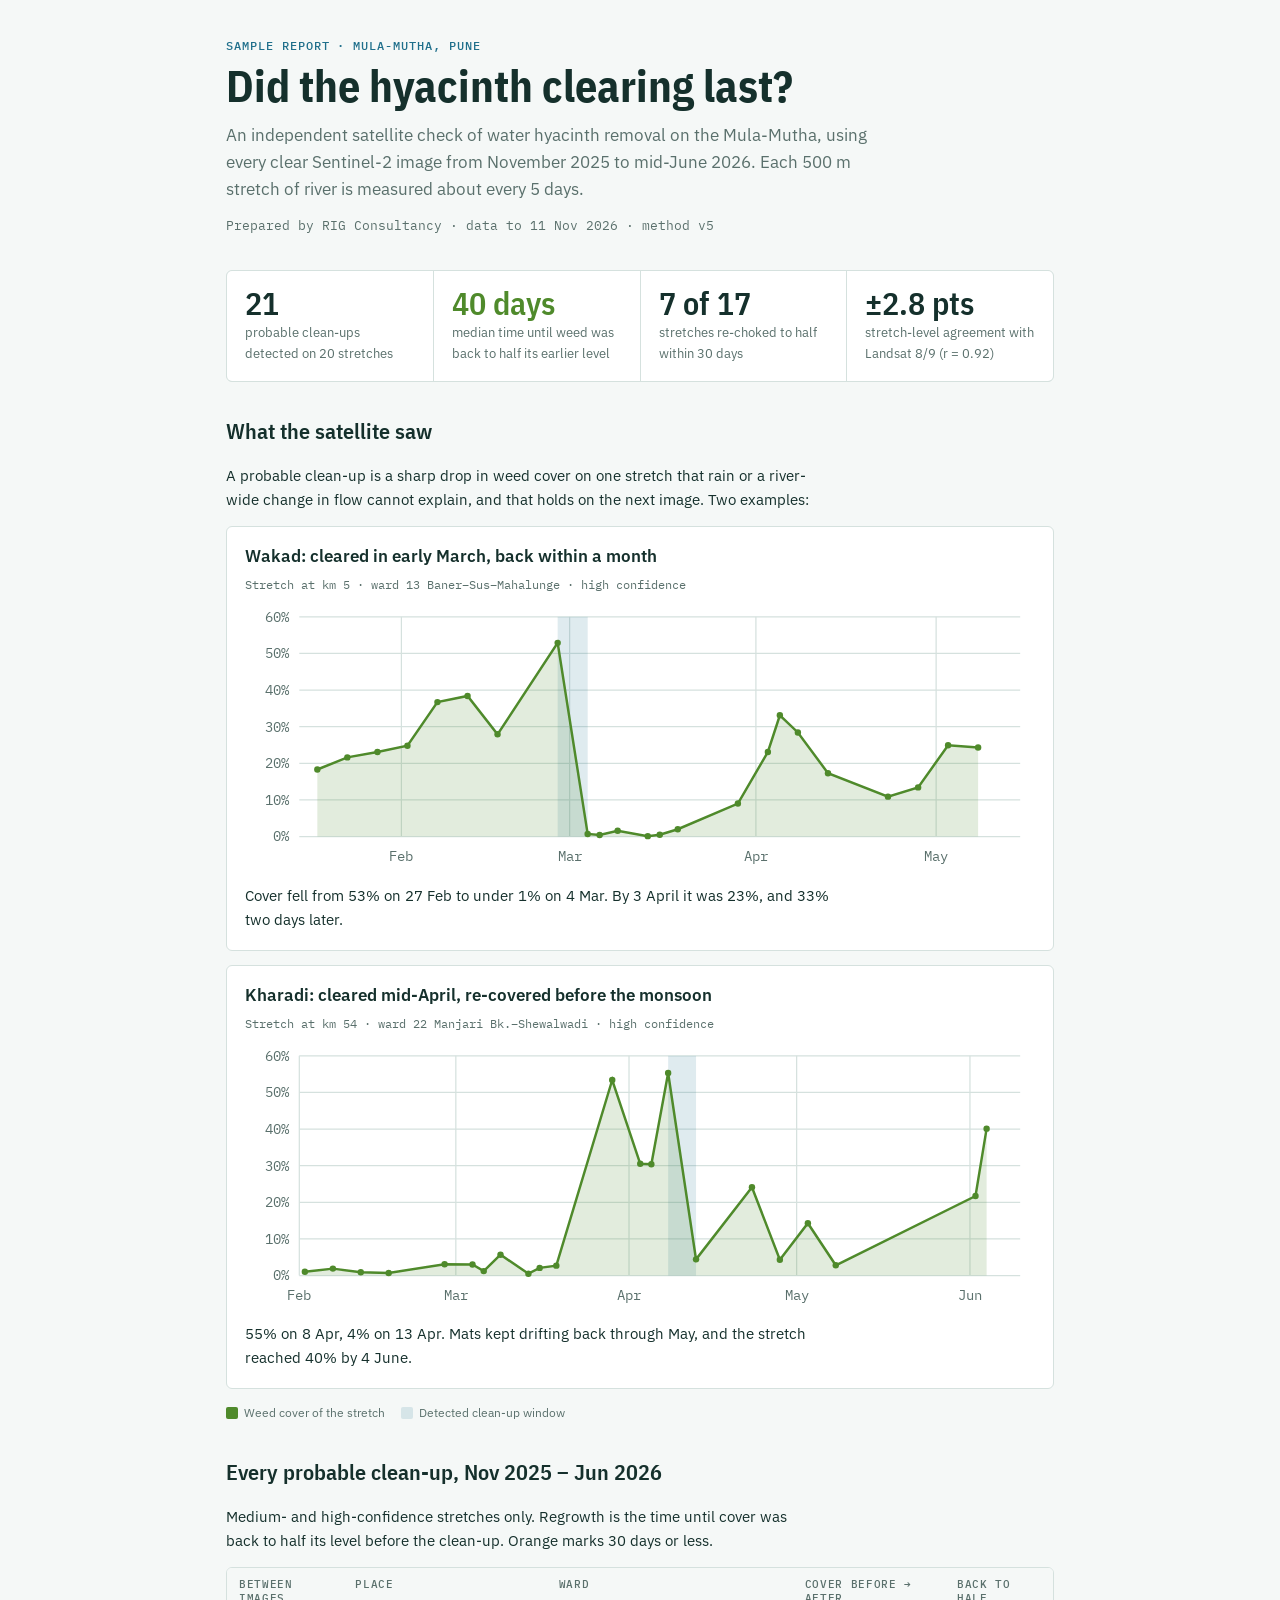
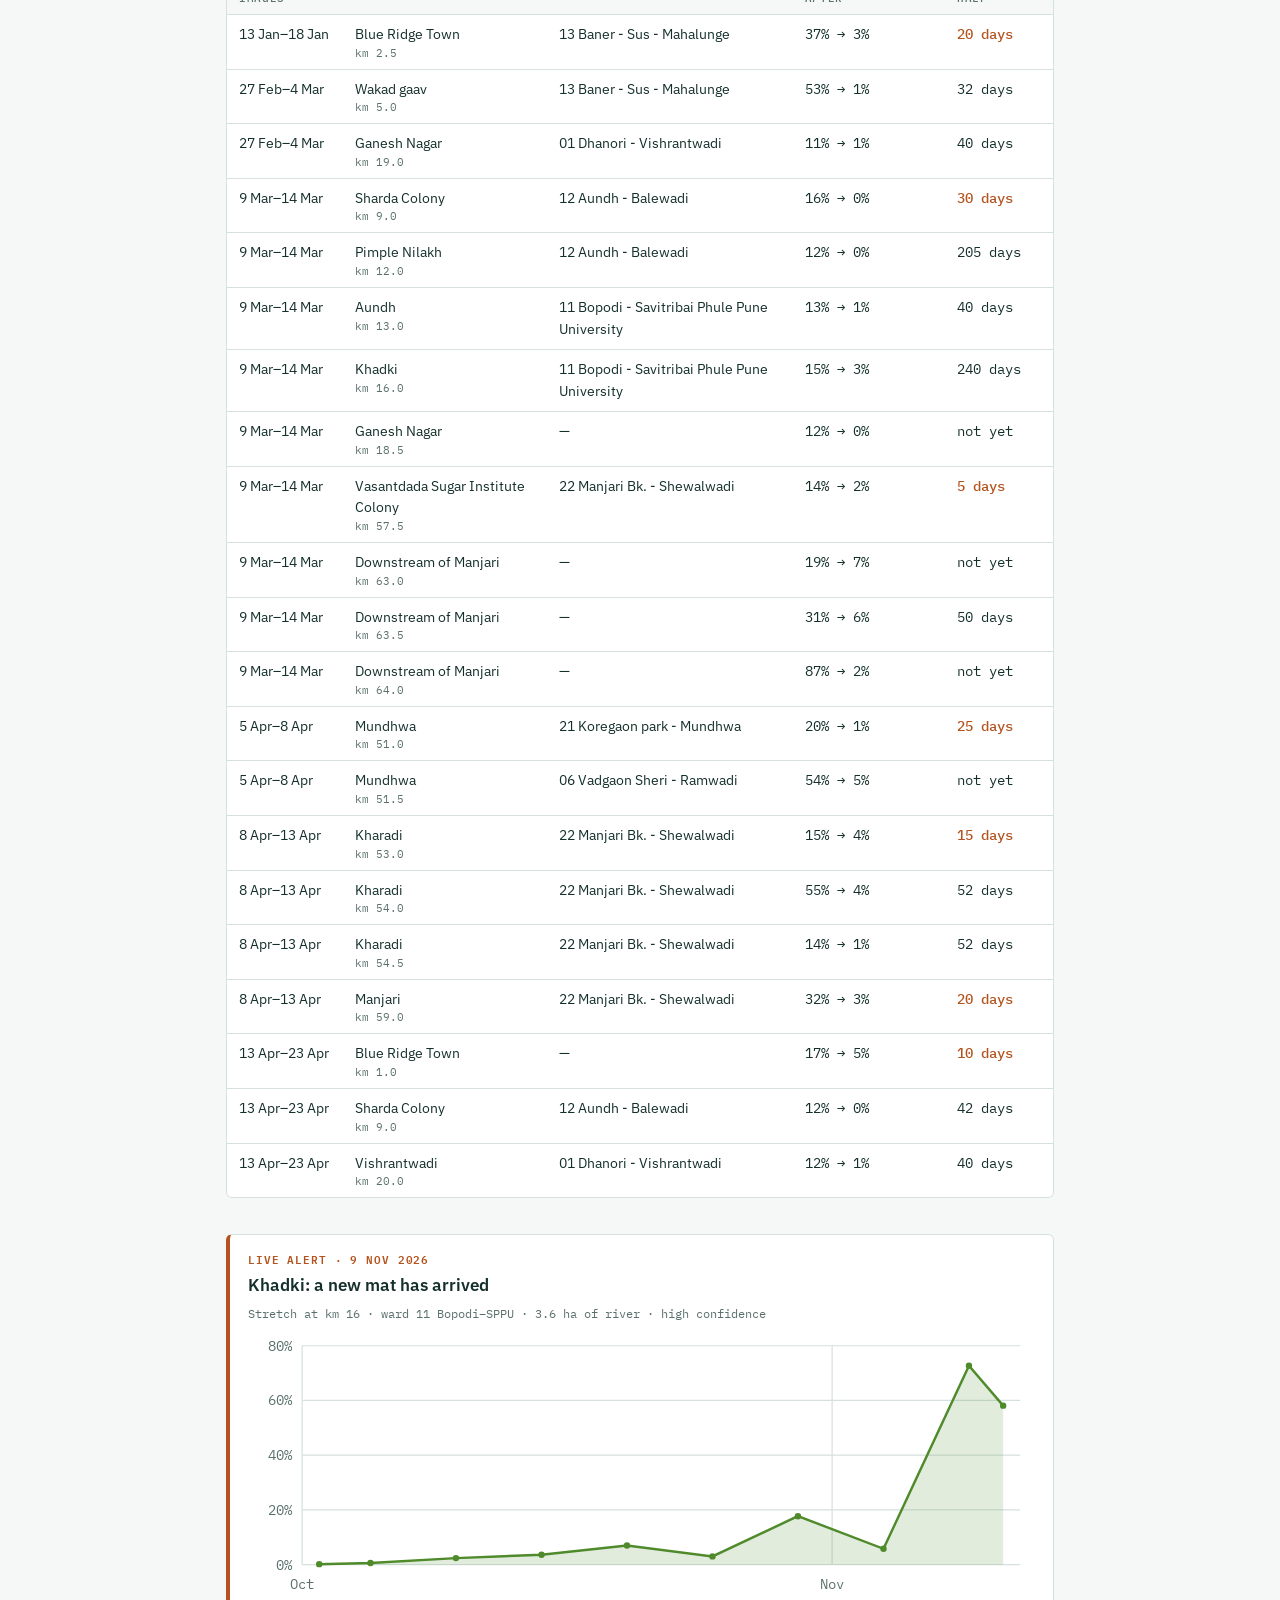
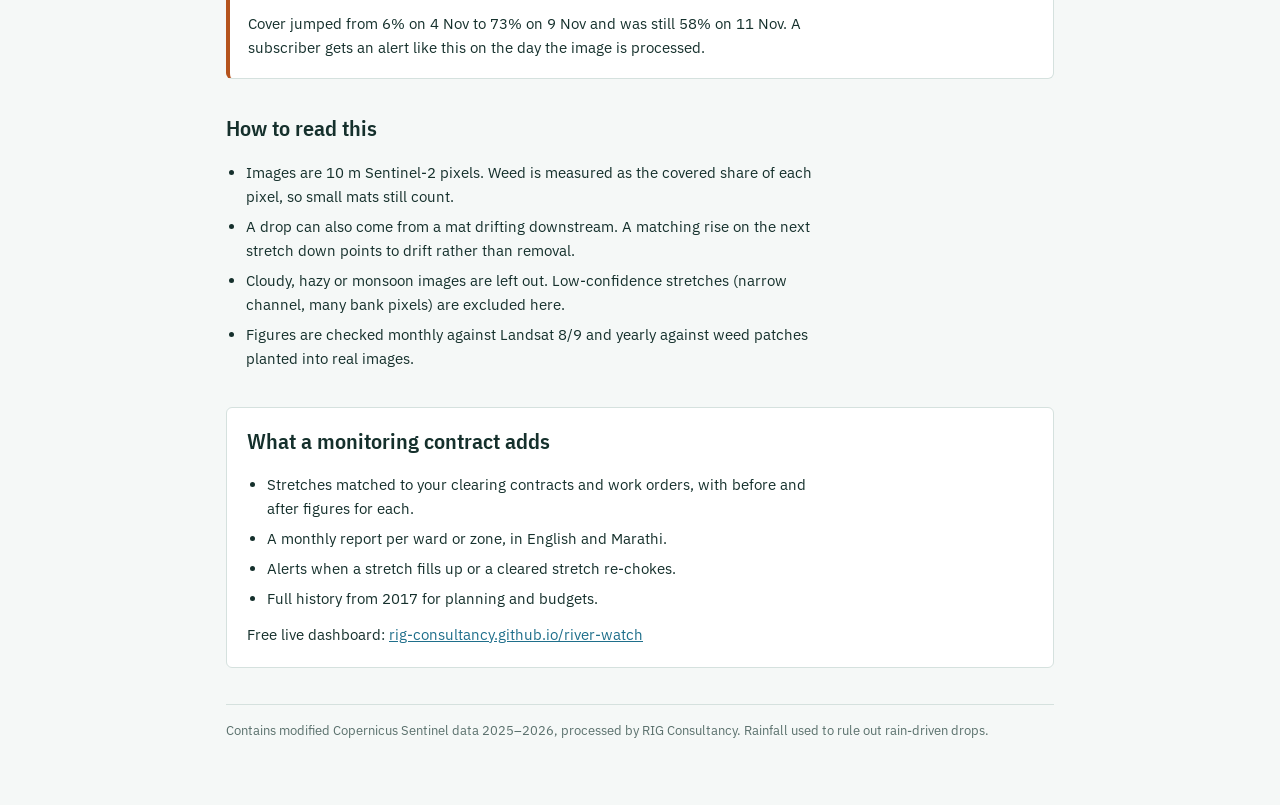
<file: web/clearing-check.html>
<!doctype html>
<html lang="en">
<head>
<meta charset="utf-8">
<meta name="viewport" content="width=device-width, initial-scale=1">
<meta name="description" content="Independent satellite check of water hyacinth clearing on the Mula-Mutha, Pune: sample report by RIG Consultancy.">
<title>Hyacinth Clearing Check, Pune</title>
<link rel="stylesheet" href="https://fonts.googleapis.com/css2?family=IBM+Plex+Sans:wght@400;500;600&family=IBM+Plex+Sans+Condensed:wght@600;700&family=IBM+Plex+Mono:wght@400;500&display=swap">
<style>
/* Layout: a single-column field report, figures first, with charts and a ledger table of detected clearings */
:root{
  --bg:#f5f8f7; --paper:#ffffff; --ink:#15302c; --muted:#5a706c; --rule:#d5e1de;
  --water:#1f6f8b; --weed:#4f8a2b; --weed-soft:rgba(79,138,43,.16); --event:rgba(31,111,139,.14); --warn:#b4531d;
  --display:"IBM Plex Sans Condensed","Arial Narrow",system-ui,sans-serif;
  --body:"IBM Plex Sans",system-ui,-apple-system,sans-serif;
  --mono:"IBM Plex Mono",ui-monospace,Menlo,monospace;
}
@media (prefers-color-scheme: dark){:root:not([data-theme="light"]){
  --bg:#0e1917; --paper:#142320; --ink:#e3eeeb; --muted:#93aaa5; --rule:#27403b;
  --water:#5bb3d1; --weed:#8cc761; --weed-soft:rgba(140,199,97,.18); --event:rgba(91,179,209,.18); --warn:#f08a4b; color-scheme:dark}}
:root[data-theme="dark"]{
  --bg:#0e1917; --paper:#142320; --ink:#e3eeeb; --muted:#93aaa5; --rule:#27403b;
  --water:#5bb3d1; --weed:#8cc761; --weed-soft:rgba(140,199,97,.18); --event:rgba(91,179,209,.18); --warn:#f08a4b; color-scheme:dark}
*{box-sizing:border-box}body{margin:0;background:var(--bg);color:var(--ink);font:15px/1.6 var(--body)}
.wrap{max-width:860px;margin:0 auto;padding-block:40px 64px;padding-left:max(16px,env(safe-area-inset-left,0px));padding-right:max(16px,env(safe-area-inset-right,0px));display:grid;gap:36px}
.eyebrow{font:500 12px/1 var(--mono);letter-spacing:.08em;text-transform:uppercase;color:var(--water)}
h1{font:700 clamp(30px,5vw,44px)/1.08 var(--display);margin:10px 0 12px;text-wrap:balance}
h2{font:600 22px/1.2 var(--display);margin:0 0 6px;text-wrap:balance}
p{margin:0;max-width:66ch}
.lede{font-size:17px;color:var(--muted)}
.meta{font:13px var(--mono);color:var(--muted);margin-top:14px}
.figs{display:grid;grid-template-columns:repeat(auto-fit,minmax(170px,1fr));gap:1px;background:var(--rule);border:1px solid var(--rule);border-radius:6px;overflow:hidden}
.fig{background:var(--paper);padding:16px 18px;display:grid;gap:4px;align-content:start}
.fig b{font:600 32px/1 var(--display);font-variant-numeric:tabular-nums}
.fig span{font-size:13px;color:var(--muted)}
.fig.key b{color:var(--weed)}
section{display:grid;gap:14px}
.case{background:var(--paper);border:1px solid var(--rule);border-radius:6px;padding:18px;display:grid;gap:10px;min-width:0}
.case h3{font:600 17px/1.3 var(--body);margin:0}
.case .where{font:12px var(--mono);color:var(--muted)}
.chart{width:100%;height:auto;display:block}
.chart .grid{stroke:var(--rule);stroke-width:1}
.chart .ax{fill:var(--muted);font:11px var(--mono)}
.chart .line{fill:none;stroke:var(--weed);stroke-width:2}
.chart .area{fill:var(--weed-soft)}
.chart .dot{fill:var(--weed)}
.chart .ev{fill:var(--event)}
.legend{font-size:12px;color:var(--muted);display:flex;gap:16px;flex-wrap:wrap}
.legend i{display:inline-block;width:12px;height:12px;vertical-align:-2px;margin-right:6px;border-radius:2px}
.alert{border-left:4px solid var(--warn)}
.alert .tag{font:600 11px/1 var(--mono);letter-spacing:.08em;text-transform:uppercase;color:var(--warn)}
.tablebox{overflow-x:auto;border:1px solid var(--rule);border-radius:6px;background:var(--paper)}
table{border-collapse:collapse;width:100%;min-width:620px;font-size:13.5px}
th,td{padding:9px 12px;text-align:left;border-bottom:1px solid var(--rule);vertical-align:top}
th{font:500 11px var(--mono);letter-spacing:.06em;text-transform:uppercase;color:var(--muted);background:var(--bg)}
td.n{font-family:var(--mono);font-variant-numeric:tabular-nums;white-space:nowrap}
td.fast{color:var(--warn);font-weight:500}
.km{display:block;font:11px var(--mono);color:var(--muted)}
tr:last-child td{border-bottom:0}
ul{margin:0;padding-left:20px;display:grid;gap:6px;max-width:66ch}
.offer{background:var(--paper);border:1px solid var(--rule);border-radius:6px;padding:20px;display:grid;gap:12px}
footer{font-size:13px;color:var(--muted);border-top:1px solid var(--rule);padding-top:16px}
a{color:var(--water)}
</style>
</head>
<body>
<div class="wrap">
<header>
  <div class="eyebrow">Sample report · Mula-Mutha, Pune</div>
  <h1>Did the hyacinth clearing last?</h1>
  <p class="lede">An independent satellite check of water hyacinth removal on the Mula-Mutha, using every clear Sentinel-2 image from November 2025 to mid-June 2026. Each 500 m stretch of river is measured about every 5 days.</p>
  <div class="meta">Prepared by RIG Consultancy · data to 11 Nov 2026 · method v5</div>
</header>

<div class="figs">
  <div class="fig"><b>21</b><span>probable clean-ups detected on 20 stretches</span></div>
  <div class="fig key"><b>40 days</b><span>median time until weed was back to half its earlier level</span></div>
  <div class="fig"><b>7 of 17</b><span>stretches re-choked to half within 30 days</span></div>
  <div class="fig"><b>±2.8 pts</b><span>stretch-level agreement with Landsat 8/9 (r = 0.92)</span></div>
</div>

<section>
  <h2>What the satellite saw</h2>
  <p>A probable clean-up is a sharp drop in weed cover on one stretch that rain or a river-wide change in flow cannot explain, and that holds on the next image. Two examples:</p>
  <div class="case">
    <h3>Wakad: cleared in early March, back within a month</h3>
    <div class="where">Stretch at km 5 · ward 13 Baner–Sus–Mahalunge · high confidence</div>
    <svg viewBox="0 0 640 220" role="img" class="chart"><line x1="44" x2="628" y1="190.0" y2="190.0" class="grid"/><text x="36" y="194.0" class="ax" text-anchor="end">0%</text><line x1="44" x2="628" y1="160.3" y2="160.3" class="grid"/><text x="36" y="164.3" class="ax" text-anchor="end">10%</text><line x1="44" x2="628" y1="130.7" y2="130.7" class="grid"/><text x="36" y="134.7" class="ax" text-anchor="end">20%</text><line x1="44" x2="628" y1="101.0" y2="101.0" class="grid"/><text x="36" y="105.0" class="ax" text-anchor="end">30%</text><line x1="44" x2="628" y1="71.3" y2="71.3" class="grid"/><text x="36" y="75.3" class="ax" text-anchor="end">40%</text><line x1="44" x2="628" y1="41.7" y2="41.7" class="grid"/><text x="36" y="45.7" class="ax" text-anchor="end">50%</text><line x1="44" x2="628" y1="12.0" y2="12.0" class="grid"/><text x="36" y="16.0" class="ax" text-anchor="end">60%</text><line x1="126.7" x2="126.7" y1="12" y2="190" class="grid"/><text x="126.7" y="210" class="ax" text-anchor="middle">Feb</text><line x1="263.0" x2="263.0" y1="12" y2="190" class="grid"/><text x="263.0" y="210" class="ax" text-anchor="middle">Mar</text><line x1="413.9" x2="413.9" y1="12" y2="190" class="grid"/><text x="413.9" y="210" class="ax" text-anchor="middle">Apr</text><line x1="559.9" x2="559.9" y1="12" y2="190" class="grid"/><text x="559.9" y="210" class="ax" text-anchor="middle">May</text><rect x="253.3" y="12" width="24.3" height="178" class="ev"/><polygon points="58.6,190.0 58.6,135.7 82.9,125.9 107.3,121.5 131.6,116.4 155.9,81.1 180.3,76.1 204.6,107.2 253.3,33.1 277.6,187.9 287.3,188.8 301.9,185.3 326.3,189.7 336.0,188.5 350.6,184.1 399.3,163.3 423.6,121.5 433.3,91.8 447.9,105.7 472.3,138.7 520.9,157.7 545.3,150.2 569.6,116.1 593.9,117.9 593.9,190.0" class="area"/><polyline points="58.6,135.7 82.9,125.9 107.3,121.5 131.6,116.4 155.9,81.1 180.3,76.1 204.6,107.2 253.3,33.1 277.6,187.9 287.3,188.8 301.9,185.3 326.3,189.7 336.0,188.5 350.6,184.1 399.3,163.3 423.6,121.5 433.3,91.8 447.9,105.7 472.3,138.7 520.9,157.7 545.3,150.2 569.6,116.1 593.9,117.9" class="line"/><circle cx="58.6" cy="135.7" r="2.6" class="dot"/><circle cx="82.9" cy="125.9" r="2.6" class="dot"/><circle cx="107.3" cy="121.5" r="2.6" class="dot"/><circle cx="131.6" cy="116.4" r="2.6" class="dot"/><circle cx="155.9" cy="81.1" r="2.6" class="dot"/><circle cx="180.3" cy="76.1" r="2.6" class="dot"/><circle cx="204.6" cy="107.2" r="2.6" class="dot"/><circle cx="253.3" cy="33.1" r="2.6" class="dot"/><circle cx="277.6" cy="187.9" r="2.6" class="dot"/><circle cx="287.3" cy="188.8" r="2.6" class="dot"/><circle cx="301.9" cy="185.3" r="2.6" class="dot"/><circle cx="326.3" cy="189.7" r="2.6" class="dot"/><circle cx="336.0" cy="188.5" r="2.6" class="dot"/><circle cx="350.6" cy="184.1" r="2.6" class="dot"/><circle cx="399.3" cy="163.3" r="2.6" class="dot"/><circle cx="423.6" cy="121.5" r="2.6" class="dot"/><circle cx="433.3" cy="91.8" r="2.6" class="dot"/><circle cx="447.9" cy="105.7" r="2.6" class="dot"/><circle cx="472.3" cy="138.7" r="2.6" class="dot"/><circle cx="520.9" cy="157.7" r="2.6" class="dot"/><circle cx="545.3" cy="150.2" r="2.6" class="dot"/><circle cx="569.6" cy="116.1" r="2.6" class="dot"/><circle cx="593.9" cy="117.9" r="2.6" class="dot"/></svg>
    <p>Cover fell from 53% on 27 Feb to under 1% on 4 Mar. By 3 April it was 23%, and 33% two days later.</p>
  </div>
  <div class="case">
    <h3>Kharadi: cleared mid-April, re-covered before the monsoon</h3>
    <div class="where">Stretch at km 54 · ward 22 Manjari Bk.–Shewalwadi · high confidence</div>
    <svg viewBox="0 0 640 220" role="img" class="chart"><line x1="44" x2="628" y1="190.0" y2="190.0" class="grid"/><text x="36" y="194.0" class="ax" text-anchor="end">0%</text><line x1="44" x2="628" y1="160.3" y2="160.3" class="grid"/><text x="36" y="164.3" class="ax" text-anchor="end">10%</text><line x1="44" x2="628" y1="130.7" y2="130.7" class="grid"/><text x="36" y="134.7" class="ax" text-anchor="end">20%</text><line x1="44" x2="628" y1="101.0" y2="101.0" class="grid"/><text x="36" y="105.0" class="ax" text-anchor="end">30%</text><line x1="44" x2="628" y1="71.3" y2="71.3" class="grid"/><text x="36" y="75.3" class="ax" text-anchor="end">40%</text><line x1="44" x2="628" y1="41.7" y2="41.7" class="grid"/><text x="36" y="45.7" class="ax" text-anchor="end">50%</text><line x1="44" x2="628" y1="12.0" y2="12.0" class="grid"/><text x="36" y="16.0" class="ax" text-anchor="end">60%</text><line x1="44.0" x2="44.0" y1="12" y2="190" class="grid"/><text x="44.0" y="210" class="ax" text-anchor="middle">Feb</text><line x1="170.8" x2="170.8" y1="12" y2="190" class="grid"/><text x="170.8" y="210" class="ax" text-anchor="middle">Mar</text><line x1="311.1" x2="311.1" y1="12" y2="190" class="grid"/><text x="311.1" y="210" class="ax" text-anchor="middle">Apr</text><line x1="446.9" x2="446.9" y1="12" y2="190" class="grid"/><text x="446.9" y="210" class="ax" text-anchor="middle">May</text><line x1="587.3" x2="587.3" y1="12" y2="190" class="grid"/><text x="587.3" y="210" class="ax" text-anchor="middle">Jun</text><rect x="342.8" y="12" width="22.6" height="178" class="ev"/><polygon points="48.5,190.0 48.5,187.0 71.2,184.4 93.8,187.3 116.4,187.9 161.7,180.8 184.3,181.1 193.4,186.4 207.0,173.1 229.6,188.5 238.7,183.8 252.2,182.0 297.5,31.6 320.2,99.5 329.2,99.8 342.8,25.9 365.4,176.9 410.7,118.5 433.3,177.2 456.0,147.6 478.6,181.7 591.8,125.6 600.8,71.0 600.8,190.0" class="area"/><polyline points="48.5,187.0 71.2,184.4 93.8,187.3 116.4,187.9 161.7,180.8 184.3,181.1 193.4,186.4 207.0,173.1 229.6,188.5 238.7,183.8 252.2,182.0 297.5,31.6 320.2,99.5 329.2,99.8 342.8,25.9 365.4,176.9 410.7,118.5 433.3,177.2 456.0,147.6 478.6,181.7 591.8,125.6 600.8,71.0" class="line"/><circle cx="48.5" cy="187.0" r="2.6" class="dot"/><circle cx="71.2" cy="184.4" r="2.6" class="dot"/><circle cx="93.8" cy="187.3" r="2.6" class="dot"/><circle cx="116.4" cy="187.9" r="2.6" class="dot"/><circle cx="161.7" cy="180.8" r="2.6" class="dot"/><circle cx="184.3" cy="181.1" r="2.6" class="dot"/><circle cx="193.4" cy="186.4" r="2.6" class="dot"/><circle cx="207.0" cy="173.1" r="2.6" class="dot"/><circle cx="229.6" cy="188.5" r="2.6" class="dot"/><circle cx="238.7" cy="183.8" r="2.6" class="dot"/><circle cx="252.2" cy="182.0" r="2.6" class="dot"/><circle cx="297.5" cy="31.6" r="2.6" class="dot"/><circle cx="320.2" cy="99.5" r="2.6" class="dot"/><circle cx="329.2" cy="99.8" r="2.6" class="dot"/><circle cx="342.8" cy="25.9" r="2.6" class="dot"/><circle cx="365.4" cy="176.9" r="2.6" class="dot"/><circle cx="410.7" cy="118.5" r="2.6" class="dot"/><circle cx="433.3" cy="177.2" r="2.6" class="dot"/><circle cx="456.0" cy="147.6" r="2.6" class="dot"/><circle cx="478.6" cy="181.7" r="2.6" class="dot"/><circle cx="591.8" cy="125.6" r="2.6" class="dot"/><circle cx="600.8" cy="71.0" r="2.6" class="dot"/></svg>
    <p>55% on 8 Apr, 4% on 13 Apr. Mats kept drifting back through May, and the stretch reached 40% by 4 June.</p>
  </div>
  <div class="legend"><span><i style="background:var(--weed)"></i>Weed cover of the stretch</span><span><i style="background:var(--event)"></i>Detected clean-up window</span></div>
</section>

<section>
  <h2>Every probable clean-up, Nov 2025 – Jun 2026</h2>
  <p>Medium- and high-confidence stretches only. Regrowth is the time until cover was back to half its level before the clean-up. Orange marks 30 days or less.</p>
  <div class="tablebox"><table>
    <thead><tr><th>Between images</th><th>Place</th><th>Ward</th><th>Cover before → after</th><th>Back to half</th></tr></thead>
    <tbody>
<tr><td>13 Jan–18 Jan</td><td>Blue Ridge Town<span class="km">km 2.5</span></td><td>13 Baner - Sus - Mahalunge</td><td class="n">37% → 3%</td><td class="n fast">20 days</td></tr>
<tr><td>27 Feb–4 Mar</td><td>Wakad gaav<span class="km">km 5.0</span></td><td>13 Baner - Sus - Mahalunge</td><td class="n">53% → 1%</td><td class="n ">32 days</td></tr>
<tr><td>27 Feb–4 Mar</td><td>Ganesh Nagar<span class="km">km 19.0</span></td><td>01 Dhanori - Vishrantwadi</td><td class="n">11% → 1%</td><td class="n ">40 days</td></tr>
<tr><td>9 Mar–14 Mar</td><td>Sharda Colony<span class="km">km 9.0</span></td><td>12 Aundh - Balewadi</td><td class="n">16% → 0%</td><td class="n fast">30 days</td></tr>
<tr><td>9 Mar–14 Mar</td><td>Pimple Nilakh<span class="km">km 12.0</span></td><td>12 Aundh - Balewadi</td><td class="n">12% → 0%</td><td class="n ">205 days</td></tr>
<tr><td>9 Mar–14 Mar</td><td>Aundh<span class="km">km 13.0</span></td><td>11 Bopodi - Savitribai Phule Pune University</td><td class="n">13% → 1%</td><td class="n ">40 days</td></tr>
<tr><td>9 Mar–14 Mar</td><td>Khadki<span class="km">km 16.0</span></td><td>11 Bopodi - Savitribai Phule Pune University</td><td class="n">15% → 3%</td><td class="n ">240 days</td></tr>
<tr><td>9 Mar–14 Mar</td><td>Ganesh Nagar<span class="km">km 18.5</span></td><td>—</td><td class="n">12% → 0%</td><td class="n ">not yet</td></tr>
<tr><td>9 Mar–14 Mar</td><td>Vasantdada Sugar Institute Colony<span class="km">km 57.5</span></td><td>22 Manjari Bk. - Shewalwadi</td><td class="n">14% → 2%</td><td class="n fast">5 days</td></tr>
<tr><td>9 Mar–14 Mar</td><td>Downstream of Manjari<span class="km">km 63.0</span></td><td>—</td><td class="n">19% → 7%</td><td class="n ">not yet</td></tr>
<tr><td>9 Mar–14 Mar</td><td>Downstream of Manjari<span class="km">km 63.5</span></td><td>—</td><td class="n">31% → 6%</td><td class="n ">50 days</td></tr>
<tr><td>9 Mar–14 Mar</td><td>Downstream of Manjari<span class="km">km 64.0</span></td><td>—</td><td class="n">87% → 2%</td><td class="n ">not yet</td></tr>
<tr><td>5 Apr–8 Apr</td><td>Mundhwa<span class="km">km 51.0</span></td><td>21 Koregaon park - Mundhwa</td><td class="n">20% → 1%</td><td class="n fast">25 days</td></tr>
<tr><td>5 Apr–8 Apr</td><td>Mundhwa<span class="km">km 51.5</span></td><td>06 Vadgaon Sheri - Ramwadi</td><td class="n">54% → 5%</td><td class="n ">not yet</td></tr>
<tr><td>8 Apr–13 Apr</td><td>Kharadi<span class="km">km 53.0</span></td><td>22 Manjari Bk. - Shewalwadi</td><td class="n">15% → 4%</td><td class="n fast">15 days</td></tr>
<tr><td>8 Apr–13 Apr</td><td>Kharadi<span class="km">km 54.0</span></td><td>22 Manjari Bk. - Shewalwadi</td><td class="n">55% → 4%</td><td class="n ">52 days</td></tr>
<tr><td>8 Apr–13 Apr</td><td>Kharadi<span class="km">km 54.5</span></td><td>22 Manjari Bk. - Shewalwadi</td><td class="n">14% → 1%</td><td class="n ">52 days</td></tr>
<tr><td>8 Apr–13 Apr</td><td>Manjari<span class="km">km 59.0</span></td><td>22 Manjari Bk. - Shewalwadi</td><td class="n">32% → 3%</td><td class="n fast">20 days</td></tr>
<tr><td>13 Apr–23 Apr</td><td>Blue Ridge Town<span class="km">km 1.0</span></td><td>—</td><td class="n">17% → 5%</td><td class="n fast">10 days</td></tr>
<tr><td>13 Apr–23 Apr</td><td>Sharda Colony<span class="km">km 9.0</span></td><td>12 Aundh - Balewadi</td><td class="n">12% → 0%</td><td class="n ">42 days</td></tr>
<tr><td>13 Apr–23 Apr</td><td>Vishrantwadi<span class="km">km 20.0</span></td><td>01 Dhanori - Vishrantwadi</td><td class="n">12% → 1%</td><td class="n ">40 days</td></tr>
    </tbody>
  </table></div>
</section>

<section>
  <div class="case alert">
    <div class="tag">Live alert · 9 Nov 2026</div>
    <h3>Khadki: a new mat has arrived</h3>
    <div class="where">Stretch at km 16 · ward 11 Bopodi–SPPU · 3.6 ha of river · high confidence</div>
    <svg viewBox="0 0 640 220" role="img" class="chart"><line x1="44" x2="628" y1="190.0" y2="190.0" class="grid"/><text x="36" y="194.0" class="ax" text-anchor="end">0%</text><line x1="44" x2="628" y1="145.5" y2="145.5" class="grid"/><text x="36" y="149.5" class="ax" text-anchor="end">20%</text><line x1="44" x2="628" y1="101.0" y2="101.0" class="grid"/><text x="36" y="105.0" class="ax" text-anchor="end">40%</text><line x1="44" x2="628" y1="56.5" y2="56.5" class="grid"/><text x="36" y="60.5" class="ax" text-anchor="end">60%</text><line x1="44" x2="628" y1="12.0" y2="12.0" class="grid"/><text x="36" y="16.0" class="ax" text-anchor="end">80%</text><line x1="44.0" x2="44.0" y1="12" y2="190" class="grid"/><text x="44.0" y="210" class="ax" text-anchor="middle">Oct</text><line x1="475.0" x2="475.0" y1="12" y2="190" class="grid"/><text x="475.0" y="210" class="ax" text-anchor="middle">Nov</text><polygon points="57.9,190.0 57.9,189.6 99.6,188.7 169.1,184.7 238.7,182.0 308.2,174.4 377.7,183.3 447.2,150.6 516.8,177.1 586.3,28.2 614.1,60.7 614.1,190.0" class="area"/><polyline points="57.9,189.6 99.6,188.7 169.1,184.7 238.7,182.0 308.2,174.4 377.7,183.3 447.2,150.6 516.8,177.1 586.3,28.2 614.1,60.7" class="line"/><circle cx="57.9" cy="189.6" r="2.6" class="dot"/><circle cx="99.6" cy="188.7" r="2.6" class="dot"/><circle cx="169.1" cy="184.7" r="2.6" class="dot"/><circle cx="238.7" cy="182.0" r="2.6" class="dot"/><circle cx="308.2" cy="174.4" r="2.6" class="dot"/><circle cx="377.7" cy="183.3" r="2.6" class="dot"/><circle cx="447.2" cy="150.6" r="2.6" class="dot"/><circle cx="516.8" cy="177.1" r="2.6" class="dot"/><circle cx="586.3" cy="28.2" r="2.6" class="dot"/><circle cx="614.1" cy="60.7" r="2.6" class="dot"/></svg>
    <p>Cover jumped from 6% on 4 Nov to 73% on 9 Nov and was still 58% on 11 Nov. A subscriber gets an alert like this on the day the image is processed.</p>
  </div>
</section>

<section>
  <h2>How to read this</h2>
  <ul>
    <li>Images are 10 m Sentinel-2 pixels. Weed is measured as the covered share of each pixel, so small mats still count.</li>
    <li>A drop can also come from a mat drifting downstream. A matching rise on the next stretch down points to drift rather than removal.</li>
    <li>Cloudy, hazy or monsoon images are left out. Low-confidence stretches (narrow channel, many bank pixels) are excluded here.</li>
    <li>Figures are checked monthly against Landsat 8/9 and yearly against weed patches planted into real images.</li>
  </ul>
</section>

<section>
  <div class="offer">
    <h2>What a monitoring contract adds</h2>
    <ul>
      <li>Stretches matched to your clearing contracts and work orders, with before and after figures for each.</li>
      <li>A monthly report per ward or zone, in English and Marathi.</li>
      <li>Alerts when a stretch fills up or a cleared stretch re-chokes.</li>
      <li>Full history from 2017 for planning and budgets.</li>
    </ul>
    <p>Free live dashboard: <a href="https://rig-consultancy.github.io/river-watch/">rig-consultancy.github.io/river-watch</a></p>
  </div>
</section>

<footer>Contains modified Copernicus Sentinel data 2025–2026, processed by RIG Consultancy. Rainfall used to rule out rain-driven drops.</footer>
</div>

</body>
</html>
</file>
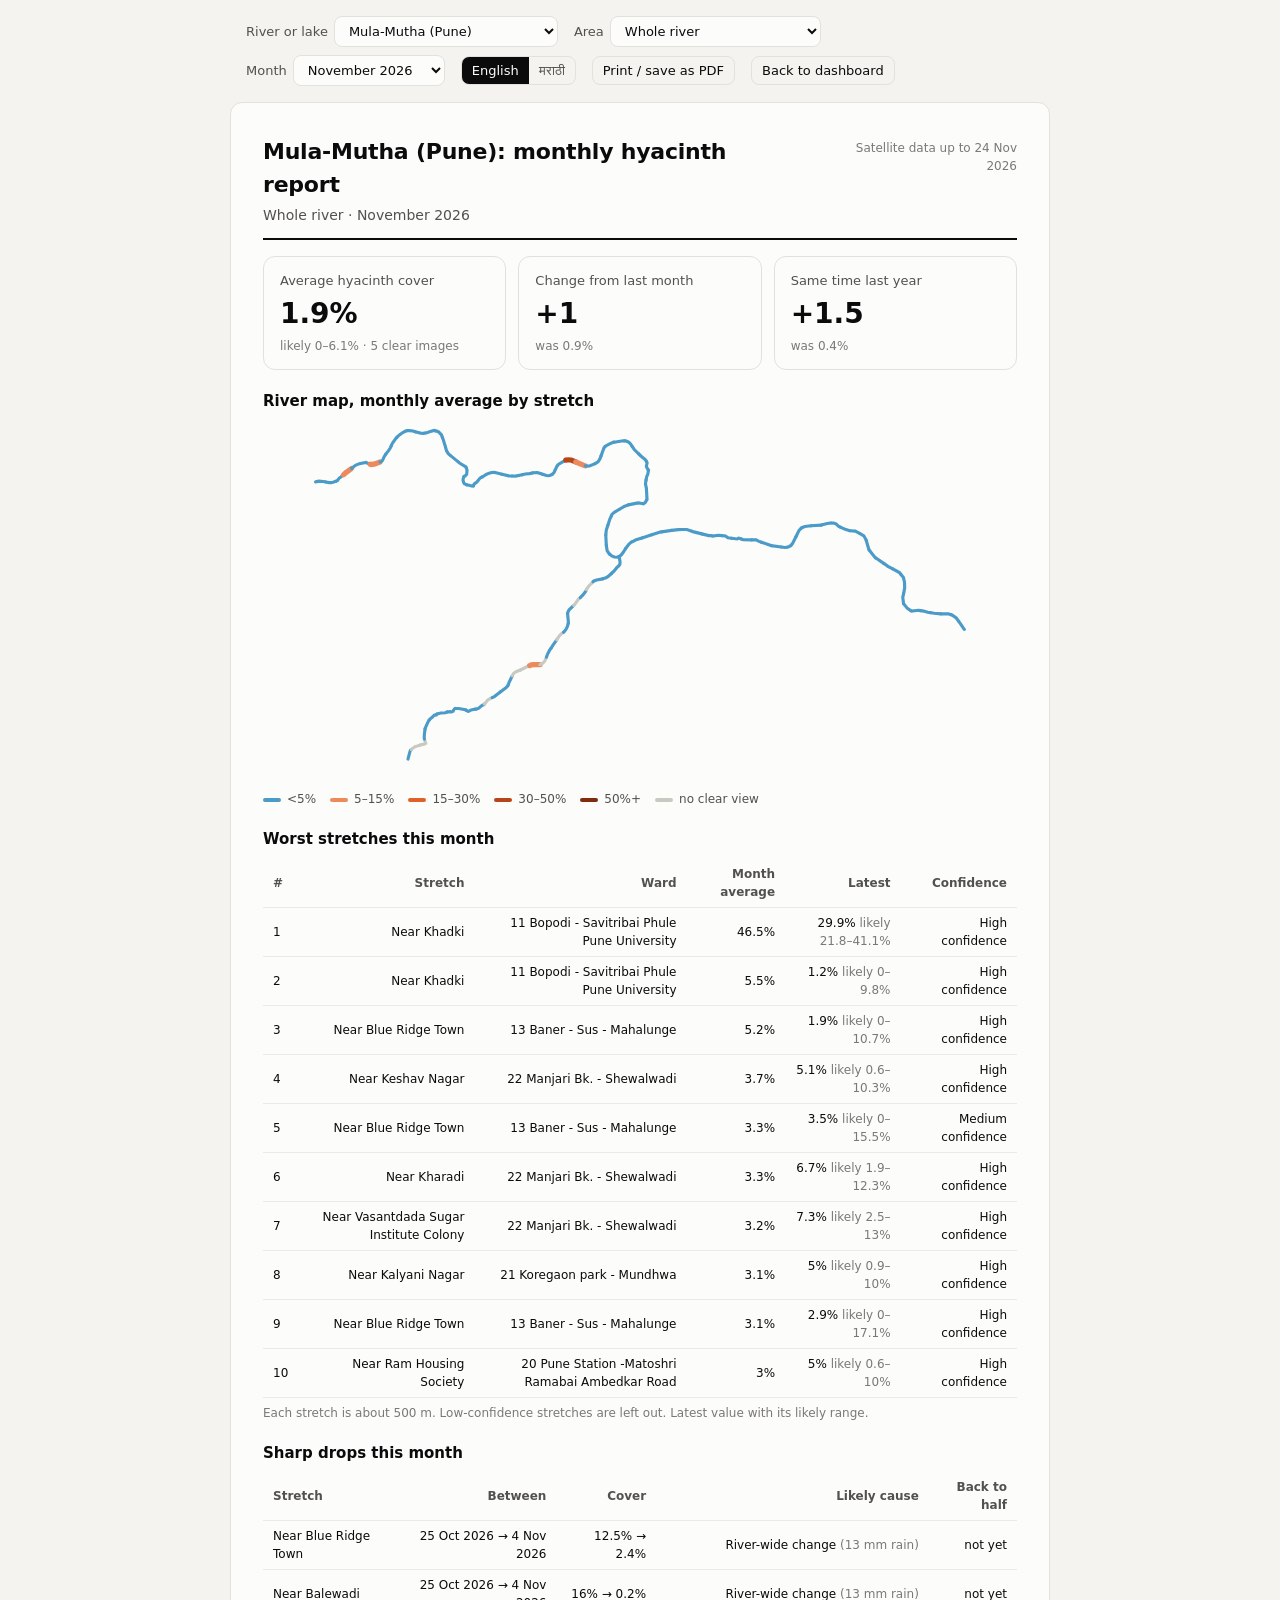
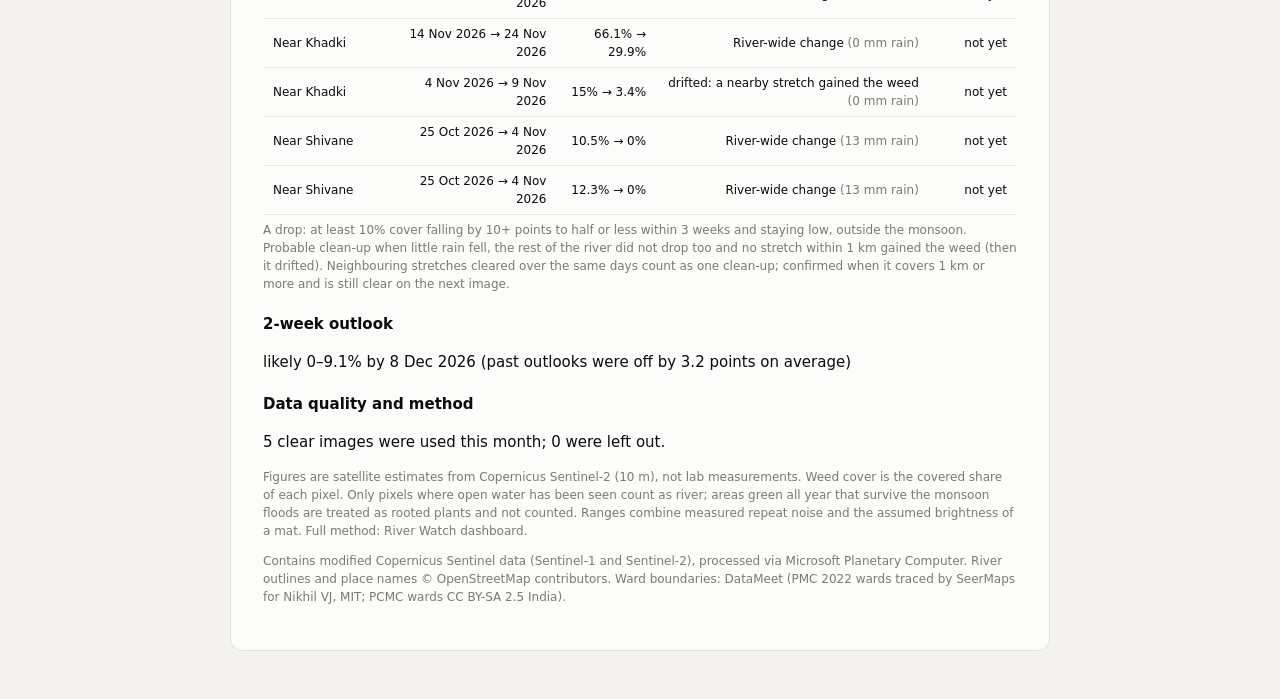
<file: web/report.html>
<!doctype html>
<html lang="en">
<head>
<meta charset="utf-8">
<meta name="viewport" content="width=device-width, initial-scale=1">
<title>River Watch report</title>
<link rel="stylesheet" href="style.css">
<link rel="stylesheet" href="report.css">
</head>
<body class="report">
<div class="report-controls no-print">
  <label><span data-i18n="river">River</span> <select id="river"></select></label>
  <label><span data-i18n="area">Area</span> <select id="region"></select></label>
  <label><span data-i18n="r_month">Month</span> <select id="month"></select></label>
  <div class="seg" role="group" aria-label="Language">
    <button type="button" data-lang="en" lang="en">English</button>
    <button type="button" data-lang="mr" lang="mr">मराठी</button>
  </div>
  <button type="button" class="btn" id="print" data-i18n="r_print">Print / save as PDF</button>
  <a class="btn" href="./" data-i18n="r_back">Back to dashboard</a>
</div>

<main class="sheet" id="sheet"><p class="meta" id="status">Loading…</p></main>

<script src="i18n.js"></script>
<script src="report.js"></script>
</body>
</html>
</file>
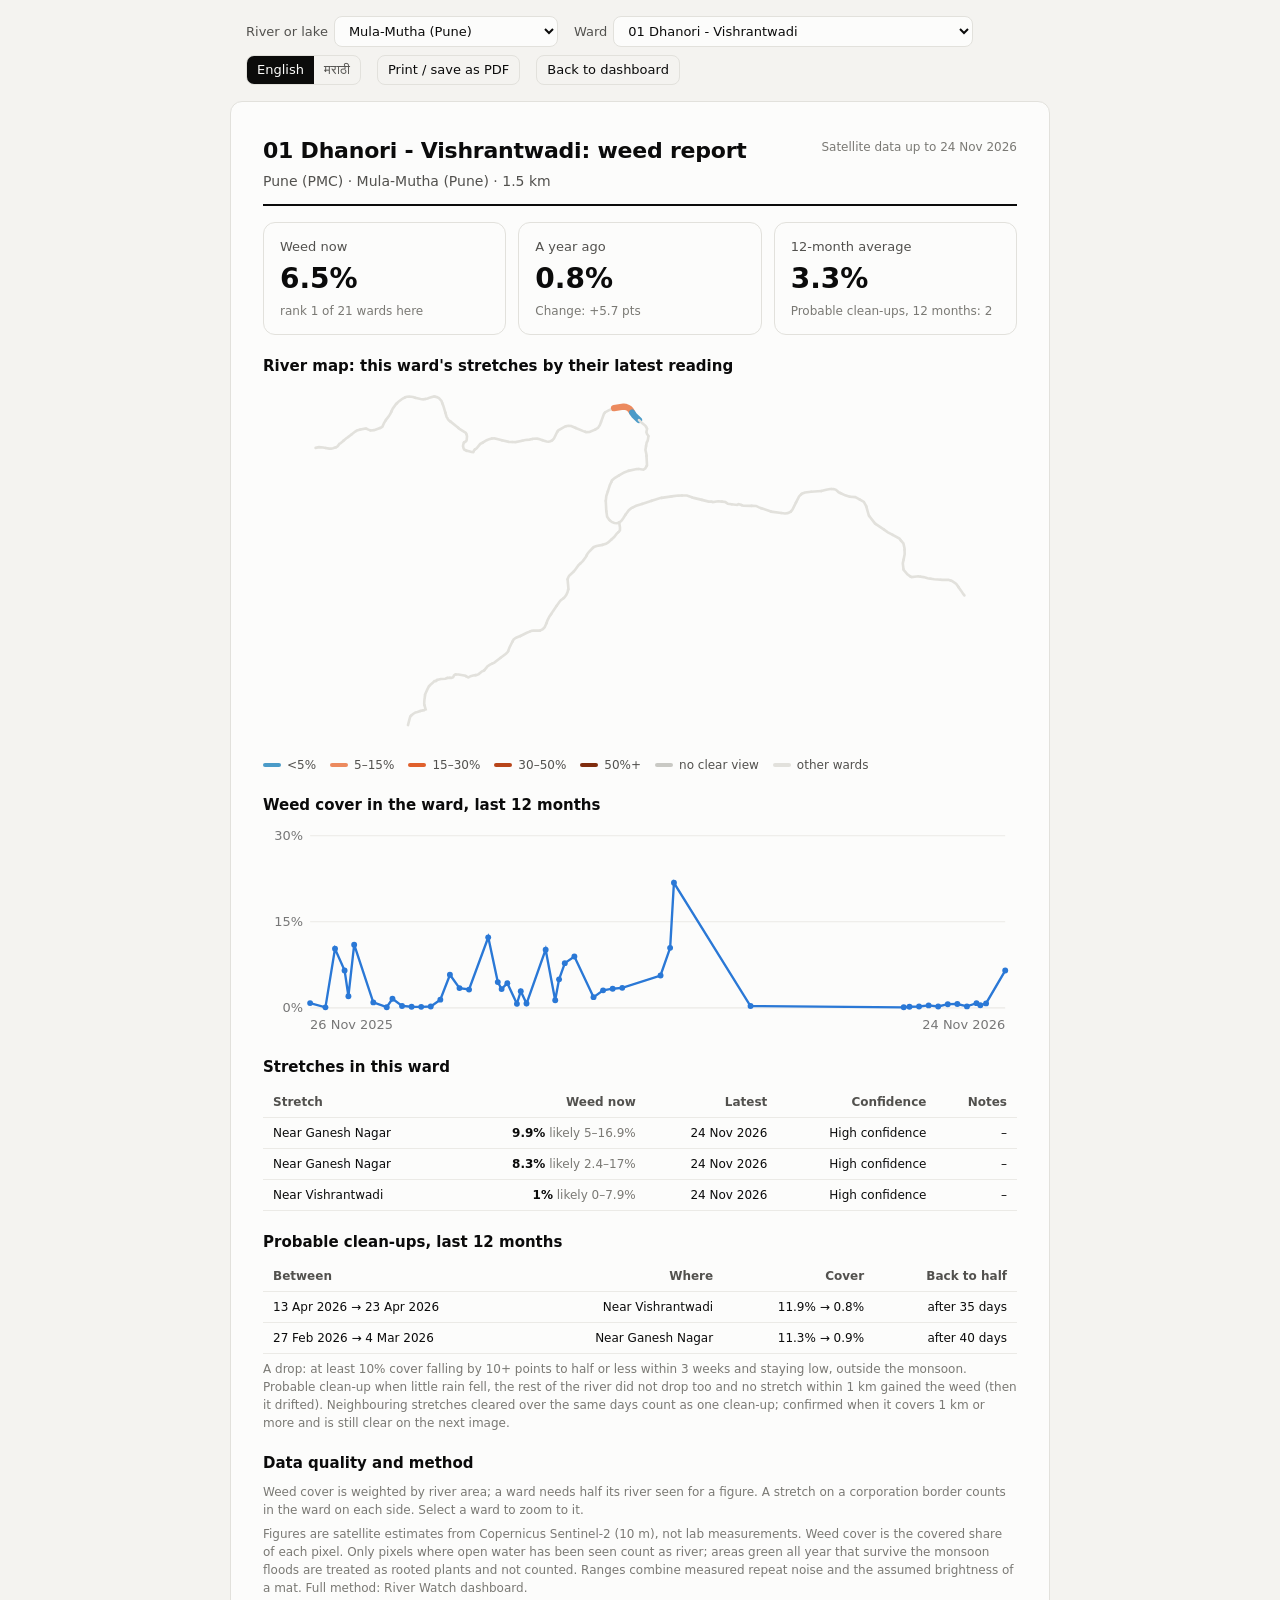
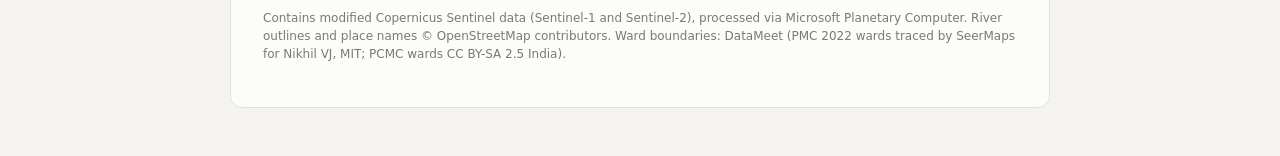
<file: web/ward.html>
<!doctype html>
<html lang="en">
<head>
<meta charset="utf-8">
<meta name="viewport" content="width=device-width, initial-scale=1">
<title>River Watch ward report</title>
<link rel="stylesheet" href="style.css">
<link rel="stylesheet" href="report.css">
</head>
<body class="report">
<div class="report-controls no-print">
  <label><span data-i18n="river">River</span> <select id="river"></select></label>
  <label><span data-i18n="w_ward">Ward</span> <select id="ward"></select></label>
  <div class="seg" role="group" aria-label="Language">
    <button type="button" data-lang="en" lang="en">English</button>
    <button type="button" data-lang="mr" lang="mr">मराठी</button>
  </div>
  <button type="button" class="btn" id="print" data-i18n="r_print">Print / save as PDF</button>
  <a class="btn" href="./" data-i18n="r_back">Back to dashboard</a>
</div>

<main class="sheet" id="sheet"><p class="meta" id="status">Loading…</p></main>

<script src="i18n.js"></script>
<script src="ward.js"></script>
</body>
</html>
</file>
<file: web/style.css>
:root {
  color-scheme: light;
  --bg: #f4f3f0;
  --surface-1: #fcfcfb;
  --border: #e2e1dc;
  --grid: #ebeae6;
  --text-primary: #0b0b0b;
  --text-secondary: #52514e;
  --text-muted: #7a7974;
  --series-1: #2a78d6;
  --series-2: #eb6834;
  --series-3: #7a5bd6;
  --accent: #2a78d6;
  --good: #006300;
  --critical: #c22f2f;
  --clear: #8d9196;
  --water: #4b9bc8;      /* under 5%: clean water, distinct from the map's own grey river */
  --ramp-1: #ec8a5e;
  --ramp-2: #e0602c;
  --ramp-3: #b8451a;
  --ramp-4: #7f2c0e;
}
@media (prefers-color-scheme: dark) {
  :root:not([data-theme="light"]) {
    color-scheme: dark;
    --bg: #121211;
    --surface-1: #1a1a19;
    --border: #2e2e2c;
    --grid: #2a2a28;
    --text-primary: #f0efec;
    --text-secondary: #c3c2b7;
    --text-muted: #8f8e86;
    --series-1: #3987e5;
    --series-2: #d95926;
    --series-3: #9b80ef;
    --accent: #3987e5;
    --good: #3cbf3c;
    --critical: #e66767;
    --clear: #6c7077;
  --water: #4ea3d4;
    --water: #4ea3d4;
    --ramp-1: #a63e15;
    --ramp-2: #d95926;
    --ramp-3: #ee8a5c;
    --ramp-4: #f7b597;
  }
}
:root[data-theme="dark"] {
  color-scheme: dark;
  --bg: #121211;
  --surface-1: #1a1a19;
  --border: #2e2e2c;
  --grid: #2a2a28;
  --text-primary: #f0efec;
  --text-secondary: #c3c2b7;
  --text-muted: #8f8e86;
  --series-1: #3987e5;
  --series-2: #d95926;
  --series-3: #9b80ef;
  --accent: #3987e5;
  --good: #3cbf3c;
  --critical: #e66767;
  --clear: #6c7077;
  --ramp-1: #a63e15;
  --ramp-2: #d95926;
  --ramp-3: #ee8a5c;
  --ramp-4: #f7b597;
}

* { box-sizing: border-box; }
body {
  margin: 0;
  background: var(--bg);
  color: var(--text-primary);
  font: 15px/1.5 system-ui, -apple-system, "Segoe UI", Roboto, sans-serif;
}
h1, h2 { margin: 0; font-weight: 600; }
h1 { font-size: 22px; letter-spacing: -0.01em; }
h2 { font-size: 15px; }

.top {
  display: flex; flex-wrap: wrap; gap: 12px 24px; align-items: flex-end; justify-content: space-between;
  max-width: 1200px; margin: 0 auto; padding: 24px 16px 8px;
}
.sub { margin: 4px 0 0; color: var(--text-secondary); font-size: 14px; }
.controls { display: flex; flex-wrap: wrap; align-items: center; gap: 8px 16px; }
.controls label { color: var(--text-secondary); font-size: 13px; display: flex; align-items: center; gap: 6px; }
.controls label { max-width: 100%; }
.controls label[hidden] { display: none; }
#ward { max-width: min(360px, calc(100vw - 100px)); text-overflow: ellipsis; }
select {
  font: inherit; color: var(--text-primary); background: var(--surface-1);
  border: 1px solid var(--border); border-radius: 8px; padding: 6px 10px;
}

main { max-width: 1200px; margin: 0 auto; padding: 0 16px 48px; }
.meta { color: var(--text-muted); font-size: 13px; margin: 0 0 16px; }
.meta a { color: var(--accent); }
.stale { margin: -8px 0 16px; padding: 8px 12px; border-radius: 8px; font-size: 13px;
  background: color-mix(in srgb, var(--critical) 12%, transparent); color: var(--text-primary); }
.stale.note { background: color-mix(in srgb, var(--text-muted) 14%, transparent); }
.season { margin: -4px 0 16px; padding: 10px 14px; border-radius: 8px; font-size: 13px; line-height: 1.5;
  border: 1px solid var(--border); color: var(--text-secondary); }
.season strong { color: var(--text-primary); }
.live { margin: -8px 0 16px; padding: 8px 12px; border-radius: 8px; font-size: 13px;
  background: color-mix(in srgb, var(--accent) 14%, transparent); color: var(--text-primary); }

.panel {
  background: var(--surface-1); border: 1px solid var(--border); border-radius: 12px; padding: 16px;
}
.panel-head { display: flex; align-items: center; justify-content: space-between; gap: 8px; margin-bottom: 12px; }
.unit { color: var(--text-muted); font-size: 12px; }

.tiles { display: grid; grid-template-columns: repeat(3, 1fr); gap: 12px; margin-bottom: 16px; }
.tile { background: var(--surface-1); border: 1px solid var(--border); border-radius: 12px; padding: 14px 16px; }
.tile-label { color: var(--text-secondary); font-size: 13px; }
.tile-value { font-size: 28px; font-weight: 600; font-variant-numeric: tabular-nums; margin: 2px 0; }
.tile-note { color: var(--text-muted); font-size: 12px; }
.delta-up { color: var(--critical); }
.delta-down { color: var(--good); }

.mapwrap { display: grid; grid-template-columns: 1fr 320px; gap: 12px; margin-bottom: 16px; }
/* Let grid columns shrink below their content on narrow screens instead of overflowing. */
.mapwrap > *, .charts > *, .detail-grid > *, .tiles > * { min-width: 0; }
#map { height: 520px; border-radius: 8px; background: var(--grid); }
.leaflet-container { font: inherit; }
/* Soften the busy OSM style so the river layer stands out; invert it in dark mode. */
.osm-tiles { filter: saturate(0.35) brightness(1.03); }
@media (prefers-color-scheme: dark) {
  :root:not([data-theme="light"]) .osm-tiles { filter: invert(1) hue-rotate(180deg) saturate(0.3) brightness(0.85); }
}
:root[data-theme="dark"] .osm-tiles { filter: invert(1) hue-rotate(180deg) saturate(0.3) brightness(0.85); }
.seg { display: inline-flex; border: 1px solid var(--border); border-radius: 8px; overflow: hidden; }
.seg button {
  font: inherit; font-size: 13px; padding: 4px 10px; border: 0; background: transparent;
  color: var(--text-secondary); cursor: pointer;
}
.seg button.on { background: var(--text-primary); color: var(--surface-1); }

.timeline { display: flex; flex-wrap: wrap; align-items: center; gap: 8px 10px; margin-top: 10px; }
.timeline input { flex: 1; min-width: 0; accent-color: var(--accent); }
.tl-date { font-size: 13px; font-variant-numeric: tabular-nums; color: var(--text-secondary); }
.btn {
  font: inherit; font-size: 13px; padding: 4px 10px; border-radius: 8px; cursor: pointer;
  border: 1px solid var(--border); background: transparent; color: var(--text-primary);
}
.btn:hover, .btn:focus-visible { background: var(--grid); }

.legend { display: flex; flex-wrap: wrap; align-items: center; gap: 6px 14px; margin-top: 10px; font-size: 12px; color: var(--text-secondary); }
.legend .sw { display: inline-block; width: 18px; height: 4px; border-radius: 2px; margin-right: 6px; vertical-align: middle; }
.legend .sw.cloud { background: repeating-linear-gradient(90deg, var(--clear) 0 2px, transparent 2px 6px); }
.legend .sw.other { background: var(--clear); opacity: 0.3; }

.hot-panel { display: flex; flex-direction: column; min-height: 0; }
.hint { color: var(--text-muted); font-size: 12px; margin: -6px 0 8px; }
.hotspots { list-style: none; margin: 0; padding: 0; overflow-y: auto; max-height: 520px; }
.hotspots li button {
  display: grid; grid-template-columns: 24px 1fr auto; gap: 8px; align-items: center; width: 100%;
  font: inherit; text-align: left; color: var(--text-primary); background: transparent;
  border: 0; border-bottom: 1px solid var(--grid); padding: 8px 4px; cursor: pointer;
}
.hotspots li button:hover, .hotspots li button:focus-visible { background: var(--grid); outline: none; }
.rank { color: var(--text-muted); font-variant-numeric: tabular-nums; font-size: 13px; }
.hs-name { font-size: 13px; color: var(--text-secondary); }
.hs-name small { display: block; font-size: 11px; color: var(--text-muted); }
.hs-val { font-weight: 600; font-variant-numeric: tabular-nums; }
.hs-bar { grid-column: 2 / 4; height: 4px; border-radius: 2px; background: var(--grid); }
.hs-bar span { display: block; height: 100%; border-radius: 2px; }

.detail { margin-bottom: 16px; }
.detail-actions { display: flex; gap: 8px; }
.detail-grid { display: grid; grid-template-columns: 300px 1fr; gap: 16px; align-items: start; }
.facts { margin: 0; display: grid; gap: 6px; }
.facts div { display: flex; justify-content: space-between; gap: 12px; border-bottom: 1px solid var(--grid); padding-bottom: 4px; }
.facts dt { color: var(--text-secondary); font-size: 13px; }
.facts dd { margin: 0; text-align: right; font-size: 13px; font-variant-numeric: tabular-nums; }
.chart.small { height: 170px; margin-top: 6px; }
.photo figure { margin: 12px 0 0; }
.photo img { display: block; width: 100%; max-width: 420px; aspect-ratio: 1; object-fit: cover; border-radius: 8px; background: var(--grid); image-rendering: pixelated; }
.photo figcaption { font-size: 12px; color: var(--text-muted); margin-top: 6px; }
.photo a, td a { color: var(--accent); }
.conf { display: inline-block; font-size: 11px; line-height: 1.5; padding: 0 6px; border-radius: 999px; border: 1px solid; vertical-align: middle; white-space: nowrap; }
.conf-high { color: var(--good); }
.conf-medium { color: var(--text-secondary); }
.conf-low { color: var(--critical); }
.conf-why { display: block; font-size: 12px; color: var(--text-muted); margin-top: 2px; }
.legend .sw.lowconf { background: var(--ramp-2); opacity: 0.45; }
.legend .sw.green { background: repeating-linear-gradient(90deg, var(--series-3) 0 6px, transparent 6px 10px); }
.legend .sw.rooted { background: repeating-linear-gradient(90deg, var(--clear) 0 6px, transparent 6px 10px); opacity: 0.8; }
.legend .sw.none { background: repeating-linear-gradient(90deg, var(--clear) 0 1px, transparent 1px 5px); }

.regions-panel { margin-bottom: 16px; }
.regions-panel .table-scroll { margin-top: 0; }
.regions-panel tr.on td { background: var(--grid); }
.regions-panel .hint { margin: 8px 0 0; }
.wards-panel { margin-bottom: 16px; }
.wards-panel .panel-head { flex-wrap: wrap; gap: 8px; }
.wards-panel .table-scroll { margin-top: 0; max-height: 480px; }
.wards-panel tr.on td { background: var(--grid); }
.wards-panel tr.unranked td { color: var(--text-muted); }
.wards-panel td small { color: var(--text-muted); }
.wards-panel td:nth-child(2), .wards-panel th:nth-child(2) { text-align: left; }
.wards-panel td:nth-child(2) { min-width: 150px; max-width: 220px; white-space: normal; }
.wards-panel td:nth-child(2) .linkish { text-align: left; white-space: normal; }
.wards-panel td small { display: block; }
.wards-panel .hint { margin: 8px 0 0; }
.linkish {
  font: inherit; color: var(--accent); background: none; border: 0; padding: 0; cursor: pointer; text-align: left;
}
.linkish:hover { text-decoration: underline; }

.charts { display: grid; grid-template-columns: 1fr 1fr; gap: 12px; margin-bottom: 16px; }
.chart { position: relative; height: 220px; }
.chart svg { display: block; width: 100%; height: 100%; overflow: visible; }
.chart .axis text { fill: var(--text-muted); font-size: 11px; font-variant-numeric: tabular-nums; }
.chart .gridline { stroke: var(--grid); stroke-width: 1; }
.chart .baseline { stroke: var(--text-muted); stroke-width: 1; }
.chart .line { fill: none; stroke: var(--series-1); stroke-width: 2; stroke-linejoin: round; stroke-linecap: round; }
.chart .area { fill: var(--series-1); opacity: 0.08; }
.chart .band { fill: var(--series-1); opacity: 0.16; }
.chart .dot.jump { fill: var(--surface-1); stroke: var(--text-muted); stroke-width: 2; }
.key.jump { border-top: 0; width: 8px; height: 8px; border-radius: 50%; border: 2px solid var(--text-muted); }
tr.rejected td { color: var(--text-muted); text-align: left; }
tr.rejected td:first-child { text-decoration: line-through; }
.muted { color: var(--text-muted); font-size: 12px; }
.chart .cross { stroke: var(--text-muted); stroke-width: 1; stroke-dasharray: 2 3; }
.chart .dot { fill: var(--series-1); stroke: var(--surface-1); stroke-width: 2; }
.chart .empty { fill: var(--text-muted); font-size: 13px; }
.chart .line.rad { stroke: var(--series-2); stroke-dasharray: 5 4; }
.chart .dot.rad { fill: var(--surface-1); stroke: var(--series-2); stroke-width: 2; }
.chart .dot.ls { fill: var(--series-3); stroke: var(--surface-1); stroke-width: 1.5; opacity: 0.85; }
.key.ls { border-top: 0; width: 8px; height: 8px; border-radius: 50%; background: var(--series-3); }
.chart .dot.gap { fill: var(--surface-1); stroke: var(--series-3); stroke-width: 2.5; }
.key.gap { border-top: 0; width: 8px; height: 8px; border-radius: 50%; border: 2px solid var(--series-3); }
.checks-panel { margin-bottom: 16px; }
.checks-panel .hint { margin: 8px 0 0; }
.check-cards { display: grid; grid-template-columns: repeat(auto-fit, minmax(260px, 1fr)); gap: 12px; }
.check-card { border: 1px solid var(--grid); border-radius: 8px; padding: 10px 12px; }
.check-card h3 { margin: 0 0 6px; font-size: 14px; }
.check-card dl { display: grid; grid-template-columns: auto 1fr; gap: 4px 12px; margin: 0; font-size: 13px; }
.check-card dt { color: var(--text-muted); }
.check-card dd { margin: 0; }
.checks-panel .weak { color: var(--series-2); }
.chart-legend { display: flex; flex-wrap: wrap; gap: 4px 16px; min-height: 24px; font-size: 12px; color: var(--text-secondary); }
.key { display: inline-block; width: 18px; height: 0; margin-right: 6px; vertical-align: middle; border-top: 2px solid var(--series-1); }
.key.rad { border-top: 2px dashed var(--series-2); }
.chart .line.reg { stroke: var(--series-3); }
.chart .dot.reg { fill: var(--series-3); }
.key.reg { border-top-color: var(--series-3); }
.tooltip .tt-sub { color: var(--text-muted); }

.tooltip {
  position: fixed; z-index: 1000; pointer-events: none;
  background: var(--surface-1); color: var(--text-primary); border: 1px solid var(--border);
  border-radius: 8px; padding: 8px 10px; font-size: 12px; line-height: 1.45;
  box-shadow: 0 4px 16px rgb(0 0 0 / 0.12); max-width: 240px;
}
.tooltip .tt-title { color: var(--text-secondary); margin-bottom: 2px; }
.tooltip .tt-val { font-weight: 600; font-variant-numeric: tabular-nums; }

.table-panel { margin-bottom: 16px; }
.table-panel summary { cursor: pointer; font-weight: 600; }
.downloads { display: flex; flex-wrap: wrap; align-items: center; gap: 8px; margin-top: 12px; font-size: 13px; color: var(--text-secondary); }
.table-scroll { overflow-x: auto; margin-top: 12px; max-height: 360px; overflow-y: auto; }
table { border-collapse: collapse; width: 100%; font-size: 13px; font-variant-numeric: tabular-nums; }
th, td { text-align: right; padding: 6px 10px; border-bottom: 1px solid var(--grid); white-space: nowrap; }
th:first-child, td:first-child { text-align: left; }
th { color: var(--text-secondary); font-weight: 600; position: sticky; top: 0; background: var(--surface-1); }

.about p, .about li { color: var(--text-secondary); max-width: 760px; }
.about h2 { margin-bottom: 8px; }
.credits { font-size: 12px; color: var(--text-muted) !important; }

@media (max-width: 900px) {
  .mapwrap, .charts, .detail-grid { grid-template-columns: 1fr; }
  .tiles { grid-template-columns: repeat(2, 1fr); }
  #map { height: 420px; }
  .hotspots { max-height: 320px; }
}
@media (max-width: 420px) {
  .tile-value { font-size: 22px; }
}
</file>
<file: web/report.css>
/* Monthly report: A4-friendly sheet on screen and on paper. Builds on style.css tokens. */
.report-controls {
  display: flex; flex-wrap: wrap; gap: 8px 16px; align-items: center;
  max-width: 820px; margin: 16px auto 0; padding: 0 16px;
}
.report-controls label { display: flex; gap: 6px; align-items: center; font-size: 13px; color: var(--text-secondary); }
.report-controls a.btn { text-decoration: none; }
.sheet {
  max-width: 820px; margin: 16px auto 48px; padding: 32px; background: var(--surface-1);
  border: 1px solid var(--border); border-radius: 12px;
}
.r-head { display: flex; justify-content: space-between; gap: 16px; align-items: flex-start; border-bottom: 2px solid var(--text-primary); padding-bottom: 12px; margin-bottom: 16px; }
.r-head h1 { font-size: 22px; }
.r-gen { font-size: 12px; color: var(--text-muted); margin: 4px 0 0; text-align: right; }
.r-tiles { grid-template-columns: repeat(3, 1fr); }
.r-block { margin-top: 20px; break-inside: avoid; }
.r-block h2 { font-size: 15px; margin-bottom: 8px; }
.r-block table { font-size: 12px; }
.r-block td, .r-block th { white-space: normal; }
.r-block .hint { margin: 6px 0 0; }
.r-warn { color: var(--critical); }
.river-svg { width: 100%; height: auto; max-height: 360px; display: block; }

@media (max-width: 600px) {
  .sheet { padding: 16px; }
  .r-tiles { grid-template-columns: 1fr; }
  .r-head { flex-direction: column; }
  .r-gen { text-align: left; }
}

@media print {
  @page { size: A4; margin: 14mm; }
  :root { color-scheme: light; --bg: #fff; --surface-1: #fff; --border: #ccc; --grid: #e6e6e6;
    --text-primary: #000; --text-secondary: #333; --text-muted: #555; }
  body { background: #fff; font-size: 12px; }
  .no-print { display: none !important; }
  .sheet { border: 0; margin: 0; padding: 0; max-width: none; }
  .tile { border-color: #ccc; }
}
</file>
